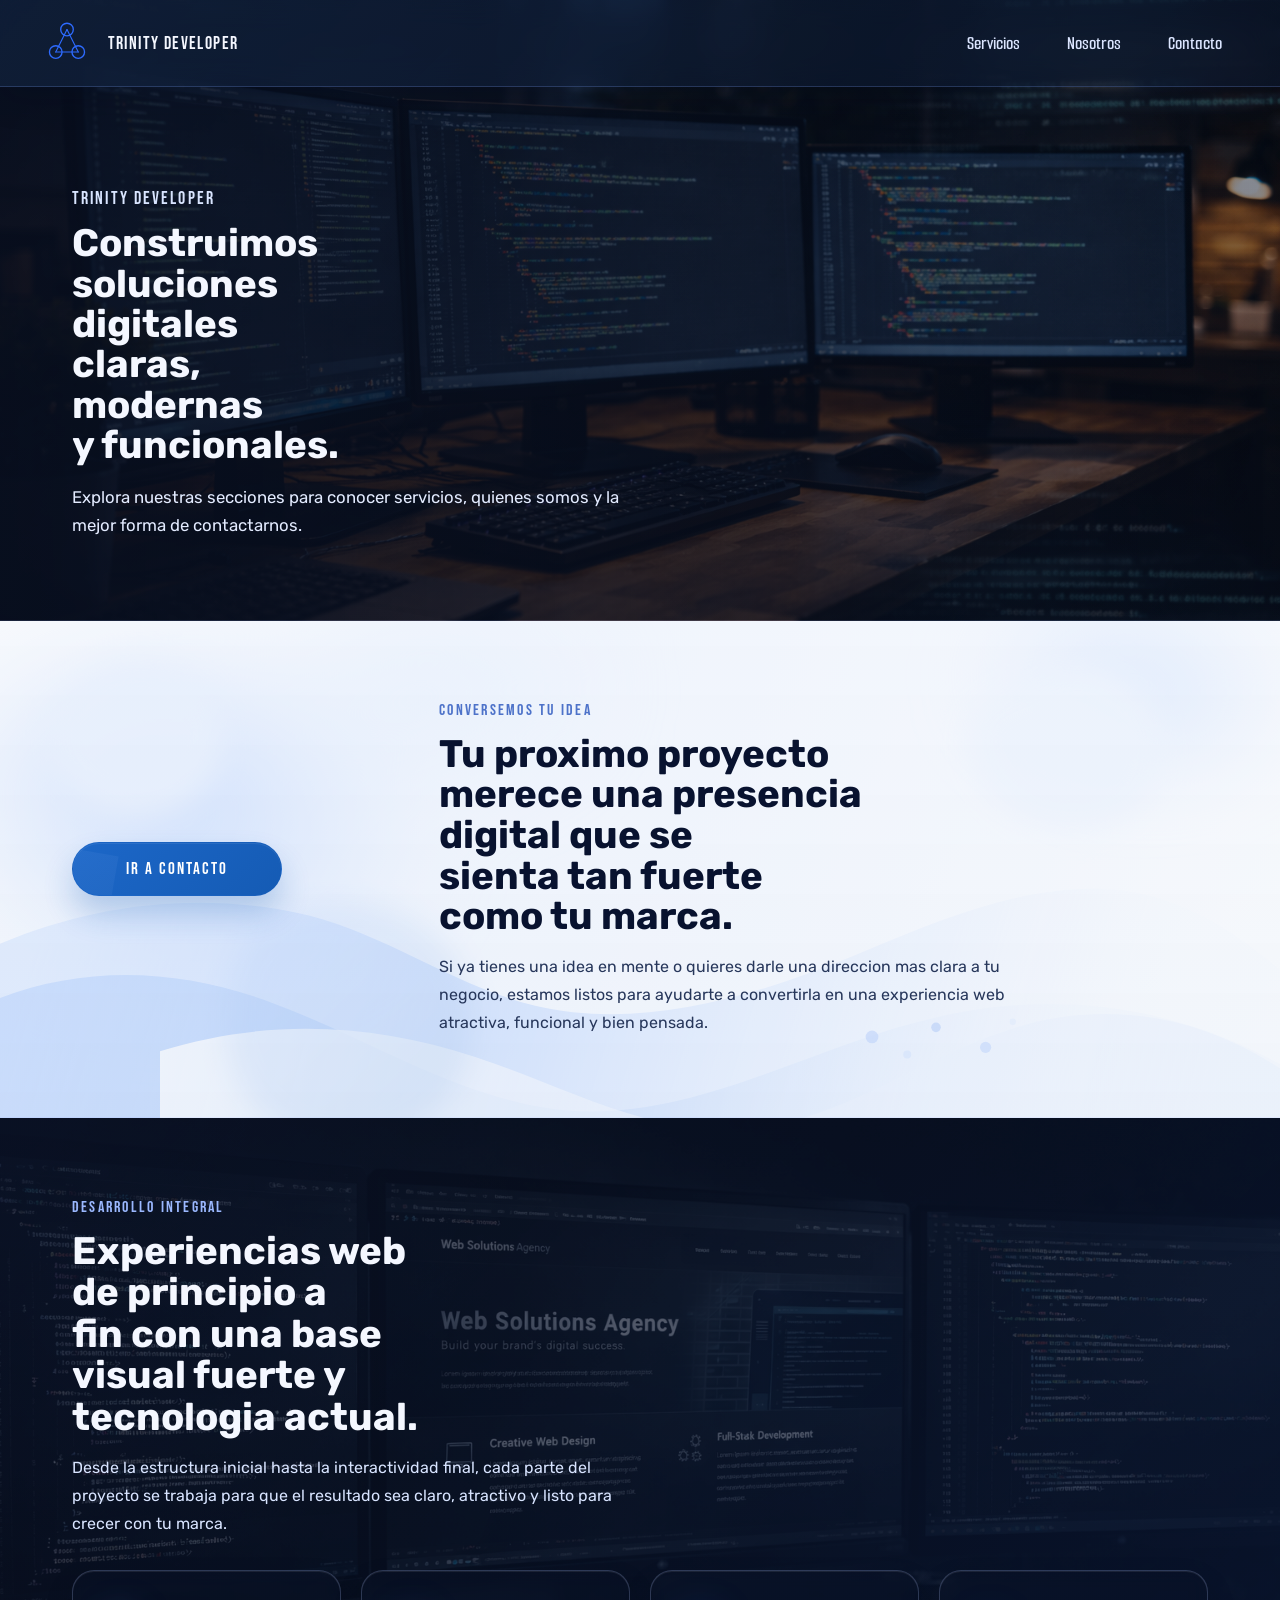
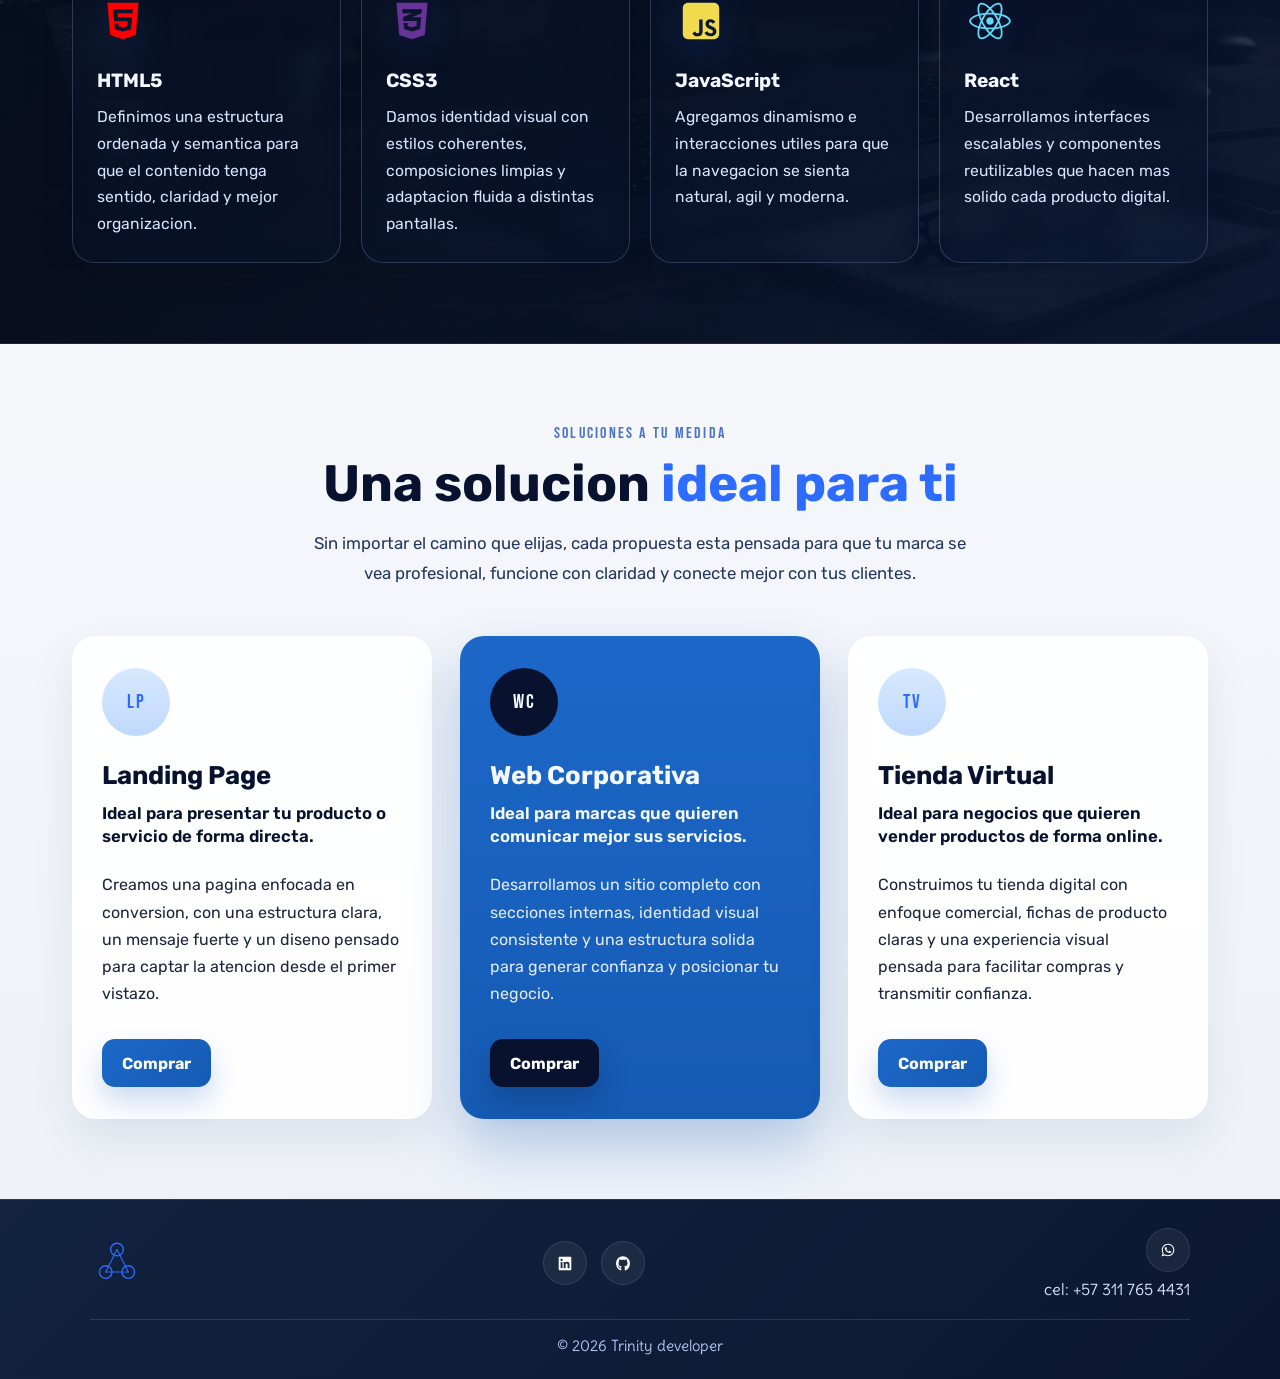
<file: index.html>
<!DOCTYPE html>
<html lang="en">
<head>
    <meta charset="UTF-8">
    <meta name="viewport" content="width=device-width, initial-scale=1.0">
    <title>Trinity Developer</title>
    <link rel="stylesheet" href="css/style.css">
    <link rel="stylesheet" href="css/index.css">
</head>
<body>
    <header class="mainHeader">
        <a class="brandLogo" href="index.html">
            <img class="brandLogoImage" src="images/logo.svg" alt="Trinity Developer">
            <span class="brandLogoText">Trinity developer</span>
        </a>
        <button class="menuToggle" type="button" aria-label="Abrir menu de navegacion" aria-expanded="false" aria-controls="main-nav" data-menu-toggle="main-nav">
            <span class="menuToggleBar" aria-hidden="true"></span>
            <span class="menuToggleBar" aria-hidden="true"></span>
            <span class="menuToggleBar" aria-hidden="true"></span>
        </button>
        <nav class="headerNav" id="main-nav">
            <ul class="navList">
                <li class="navItem"><a class="navLink" href="servicios.html">Servicios</a></li>
                <li class="navItem"><a class="navLink" href="nosotros.html">Nosotros</a></li>
                <li class="navItem"><a class="navLink" href="contacto.html">Contacto</a></li>
            </ul>
        </nav>
    </header>
    <main class="pageMain">
        <section class="pageHero indexHero">
            <p class="pageEyebrow">Trinity Developer</p>
            <h1 class="pageTitle">Construimos soluciones digitales claras, modernas y funcionales.</h1>
            <p class="pageDescription">Explora nuestras secciones para conocer servicios, quienes somos y la mejor forma de contactarnos.</p>
        </section>
        <!-- Seccion intermedia con llamada a la accion hacia contacto -->
        <section class="pageHero contactHighlightSection">
            <a class="contactHighlightLink" href="contacto.html">
                <span class="contactHighlightLinkText">Ir a contacto</span>
                <span class="contactHighlightLinkGlow" aria-hidden="true"></span>
            </a>
            <div class="contactHighlightContent">
                <p class="contactHighlightEyebrow">Conversemos tu idea</p>
                <h2 class="contactHighlightTitle">Tu proximo proyecto merece una presencia digital que se sienta tan fuerte como tu marca.</h2>
                <p class="contactHighlightDescription">Si ya tienes una idea en mente o quieres darle una direccion mas clara a tu negocio, estamos listos para ayudarte a convertirla en una experiencia web atractiva, funcional y bien pensada.</p>
            </div>
        </section>
        <section class="pageHero stackSection">
            <div class="stackIntro">
                <p class="stackEyebrow">Desarrollo Integral</p>
                <h2 class="stackTitle">Experiencias web de principio a fin con una base visual fuerte y tecnologia actual.</h2>
                <p class="stackDescription">Desde la estructura inicial hasta la interactividad final, cada parte del proyecto se trabaja para que el resultado sea claro, atractivo y listo para crecer con tu marca.</p>
            </div>
            <div class="stackGrid">
                <article class="stackCard">
                    <img class="stackIcon" src="images/iconos main/html5-brands-solid-full.svg" alt="HTML5">
                    <h3 class="stackCardTitle">HTML5</h3>
                    <p class="stackCardText">Definimos una estructura ordenada y semantica para que el contenido tenga sentido, claridad y mejor organizacion.</p>
                </article>
                <article class="stackCard">
                    <img class="stackIcon" src="images/iconos main/css3-alt-brands-solid-full.svg" alt="CSS3">
                    <h3 class="stackCardTitle">CSS3</h3>
                    <p class="stackCardText">Damos identidad visual con estilos coherentes, composiciones limpias y adaptacion fluida a distintas pantallas.</p>
                </article>
                <article class="stackCard">
                    <img class="stackIcon" src="images/iconos main/square-js-brands-solid-full.svg" alt="JavaScript">
                    <h3 class="stackCardTitle">JavaScript</h3>
                    <p class="stackCardText">Agregamos dinamismo e interacciones utiles para que la navegacion se sienta natural, agil y moderna.</p>
                </article>
                <article class="stackCard">
                    <img class="stackIcon" src="images/iconos main/react-brands-solid-full.svg" alt="React">
                    <h3 class="stackCardTitle">React</h3>
                    <p class="stackCardText">Desarrollamos interfaces escalables y componentes reutilizables que hacen mas solido cada producto digital.</p>
                </article>
            </div>
        </section>
        <section class="pageHero plansSection">
            <div class="plansIntro">
                <p class="plansEyebrow">Soluciones a tu medida</p>
                <h2 class="plansTitle">Una solucion <span class="plansTitleAccent">ideal para ti</span></h2>
                <p class="plansDescription">Sin importar el camino que elijas, cada propuesta esta pensada para que tu marca se vea profesional, funcione con claridad y conecte mejor con tus clientes.</p>
            </div>
            <div class="plansGrid">
                <article class="planCard">
                    <div class="planIconBadge" aria-hidden="true">LP</div>
                    <h3 class="planCardTitle">Landing Page</h3>
                    <p class="planCardLead">Ideal para presentar tu producto o servicio de forma directa.</p>
                    <p class="planCardText">Creamos una pagina enfocada en conversion, con una estructura clara, un mensaje fuerte y un diseno pensado para captar la atencion desde el primer vistazo.</p>
                    <a class="planCardLink" href="servicios.html#landing-page">Comprar</a>
                </article>
                <article class="planCard planCardFeatured">
                    <div class="planIconBadge planIconBadgeFeatured" aria-hidden="true">WC</div>
                    <h3 class="planCardTitle">Web Corporativa</h3>
                    <p class="planCardLead">Ideal para marcas que quieren comunicar mejor sus servicios.</p>
                    <p class="planCardText">Desarrollamos un sitio completo con secciones internas, identidad visual consistente y una estructura solida para generar confianza y posicionar tu negocio.</p>
                    <a class="planCardLink planCardLinkFeatured" href="servicios.html#web-corporativa">Comprar</a>
                </article>
                <article class="planCard">
                    <div class="planIconBadge" aria-hidden="true">TV</div>
                    <h3 class="planCardTitle">Tienda Virtual</h3>
                    <p class="planCardLead">Ideal para negocios que quieren vender productos de forma online.</p>
                    <p class="planCardText">Construimos tu tienda digital con enfoque comercial, fichas de producto claras y una experiencia visual pensada para facilitar compras y transmitir confianza.</p>
                    <a class="planCardLink" href="servicios.html#tienda-virtual">Comprar</a>
                </article>
            </div>
        </section>
    </main>
    <footer class="mainFooter">
        <div class="footerContent">
        <a class="footerBrand" href="index.html"><img class="footerBrandImage" src="images/logo.svg" alt="Trinity Developer"></a>
        <div class="footerSocials">
            <ul class="footerList">
                <li><a class="footerIconLink" href=""><img class="footerIconImage" src="images/linkedin-brands-solid-full (1).svg" alt="linkedin"></a></li>
                <li><a class="footerIconLink" href=""><img class="footerIconImage" src="images/github-brands-solid-full.svg" alt="github"></a></li>
            </ul>
        </div>
        <div class="footerContact">
            <ul class="footerList footerContactList">
                <li><a class="footerWhatsappLink" href=""><img class="footerWhatsappIcon" src="images/whatsapp-brands-solid-full.svg" alt="whatsapp"></a></li>
                <li class="footerPhone">cel: +57 311 765 4431</li>
            </ul>
        </div>
        </div>
        <div class="footerCopy">
            <p>&copy; 2026 Trinity developer</p>
        </div>
    </footer>
    <script src="js/menu.js"></script>
</body>
</html>
</file>
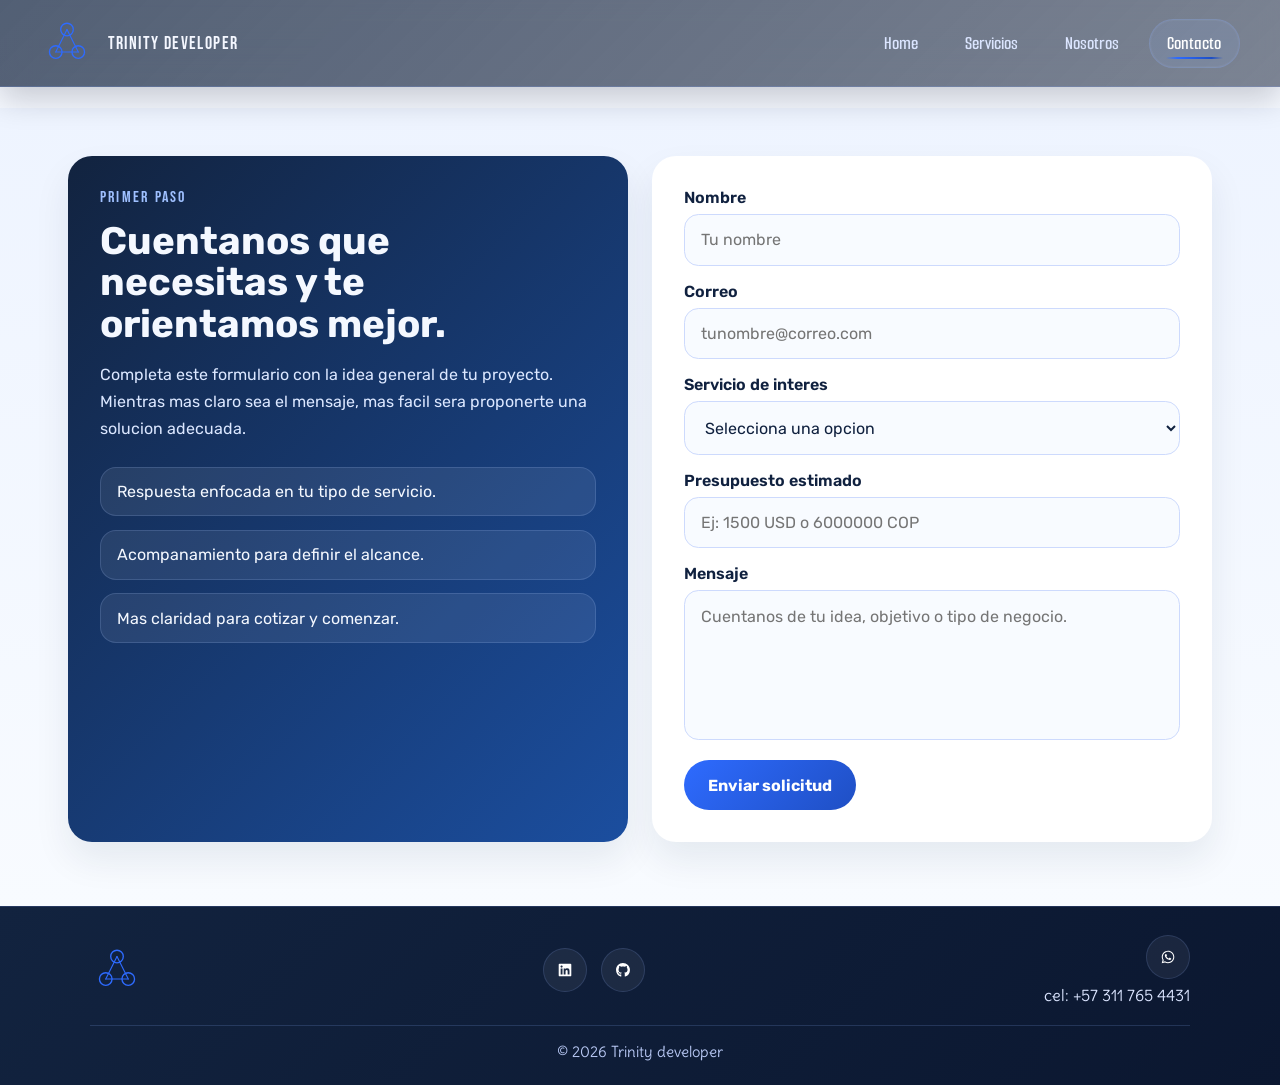
<file: contacto.html>
<!DOCTYPE html>
<html lang="en">
<head>
    <meta charset="UTF-8">
    <meta name="viewport" content="width=device-width, initial-scale=1.0">
    <title>Contacto | Trinity Developer</title>
    <link rel="stylesheet" href="css/style.css">
    <link rel="stylesheet" href="css/contacto.css">
</head>
<body>
    <header class="mainHeader">
        <a class="brandLogo" href="index.html">
            <img class="brandLogoImage" src="images/logo.svg" alt="Trinity Developer">
            <span class="brandLogoText">Trinity developer</span>
        </a>
        <button class="menuToggle" type="button" aria-label="Abrir menu de navegacion" aria-expanded="false" aria-controls="main-nav" data-menu-toggle="main-nav">
            <span class="menuToggleBar" aria-hidden="true"></span>
            <span class="menuToggleBar" aria-hidden="true"></span>
            <span class="menuToggleBar" aria-hidden="true"></span>
        </button>
        <nav class="headerNav" id="main-nav">
            <ul class="navList">
                <li class="navItem"><a class="navLink" href="index.html">Home</a></li>
                <li class="navItem"><a class="navLink" href="servicios.html">Servicios</a></li>
                <li class="navItem"><a class="navLink" href="nosotros.html">Nosotros</a></li>
                <li class="navItem"><a class="navLink navLinkActive" href="contacto.html" aria-current="page">Contacto</a></li>
            </ul>
        </nav>
    </header>
    <main class="pageMain">
        <section class="contactSection">
            <div class="contactInfoCard">
                <p class="contactInfoEyebrow">Primer paso</p>
                <h2 class="contactInfoTitle">Cuentanos que necesitas y te orientamos mejor.</h2>
                <p class="contactInfoText">Completa este formulario con la idea general de tu proyecto. Mientras mas claro sea el mensaje, mas facil sera proponerte una solucion adecuada.</p>
                <div class="contactInfoList">
                    <p class="contactInfoItem">Respuesta enfocada en tu tipo de servicio.</p>
                    <p class="contactInfoItem">Acompanamiento para definir el alcance.</p>
                    <p class="contactInfoItem">Mas claridad para cotizar y comenzar.</p>
                </div>
            </div>
            <form class="contactForm">
                <div class="formRow">
                    <label class="formLabel" for="nombre">Nombre</label>
                    <input class="formInput" type="text" id="nombre" name="nombre" placeholder="Tu nombre">
                </div>
                <div class="formRow">
                    <label class="formLabel" for="correo">Correo</label>
                    <input class="formInput" type="email" id="correo" name="correo" placeholder="tunombre@correo.com">
                </div>
                <div class="formRow">
                    <label class="formLabel" for="servicio">Servicio de interes</label>
                    <select class="formInput" id="servicio" name="servicio">
                        <option value="">Selecciona una opcion</option>
                        <option value="landing-page">Landing Page</option>
                        <option value="web-corporativa">Web Corporativa</option>
                        <option value="tienda-virtual">Tienda Virtual</option>
                    </select>
                </div>
                <div class="formRow">
                    <label class="formLabel" for="presupuesto">Presupuesto estimado</label>
                    <input class="formInput" type="text" id="presupuesto" name="presupuesto" placeholder="Ej: 1500 USD o 6000000 COP">
                </div>
                <div class="formRow formRowFull">
                    <label class="formLabel" for="mensaje">Mensaje</label>
                    <textarea class="formInput formTextarea" id="mensaje" name="mensaje" placeholder="Cuentanos de tu idea, objetivo o tipo de negocio."></textarea>
                </div>
                <button class="formButton" type="submit">Enviar solicitud</button>
            </form>
        </section>
    </main>
    <footer class="mainFooter">
        <div class="footerContent">
        <a class="footerBrand" href="index.html"><img class="footerBrandImage" src="images/logo.svg" alt="Trinity Developer"></a>
        <div class="footerSocials">
            <ul class="footerList">
                <li><a class="footerIconLink" href=""><img class="footerIconImage" src="images/linkedin-brands-solid-full (1).svg" alt="linkedin"></a></li>
                <li><a class="footerIconLink" href=""><img class="footerIconImage" src="images/github-brands-solid-full.svg" alt="github"></a></li>
            </ul>
        </div>
        <div class="footerContact">
            <ul class="footerList footerContactList">
                <li><a class="footerWhatsappLink" href=""><img class="footerWhatsappIcon" src="images/whatsapp-brands-solid-full.svg" alt="whatsapp"></a></li>
                <li class="footerPhone">cel: +57 311 765 4431</li>
            </ul>
        </div>
        </div>
        <div class="footerCopy">
            <p>&copy; 2026 Trinity developer</p>
        </div>
    </footer>
    <script src="js/menu.js"></script>
</body>
</html>
</file>
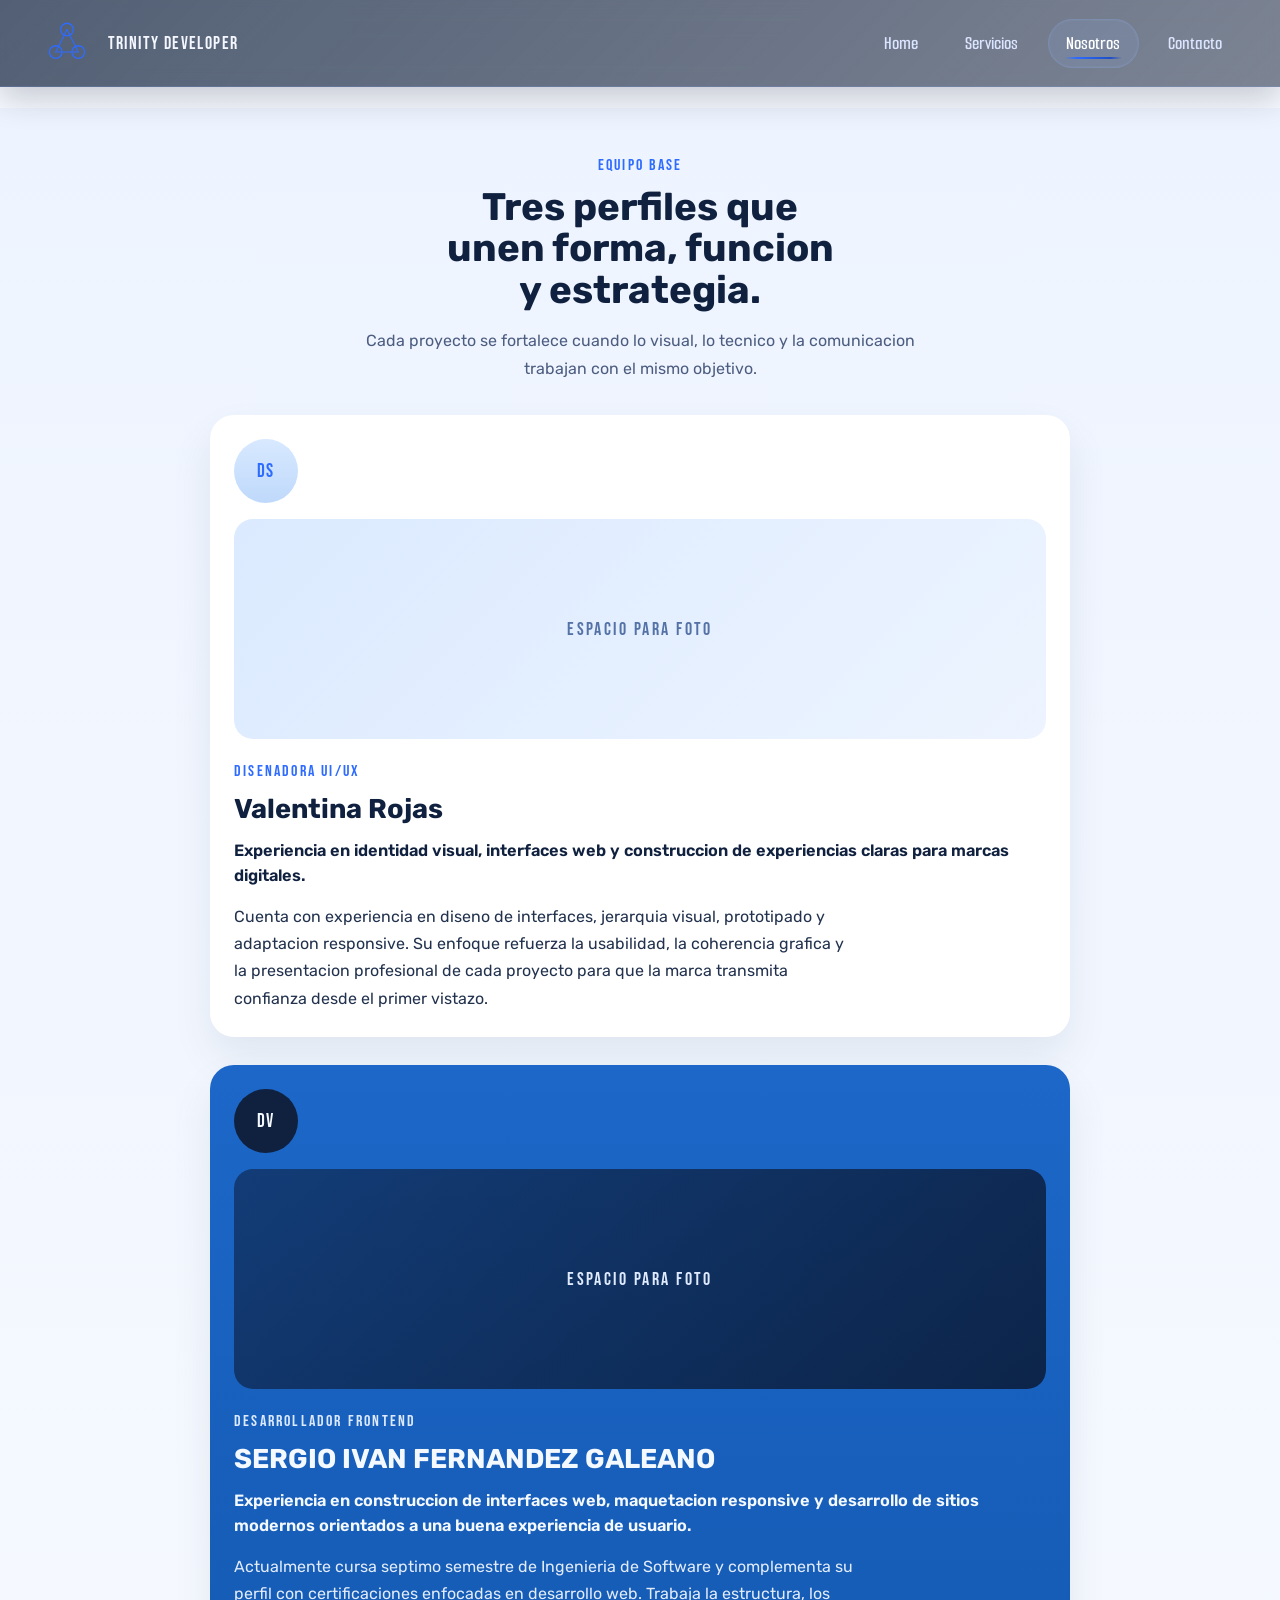
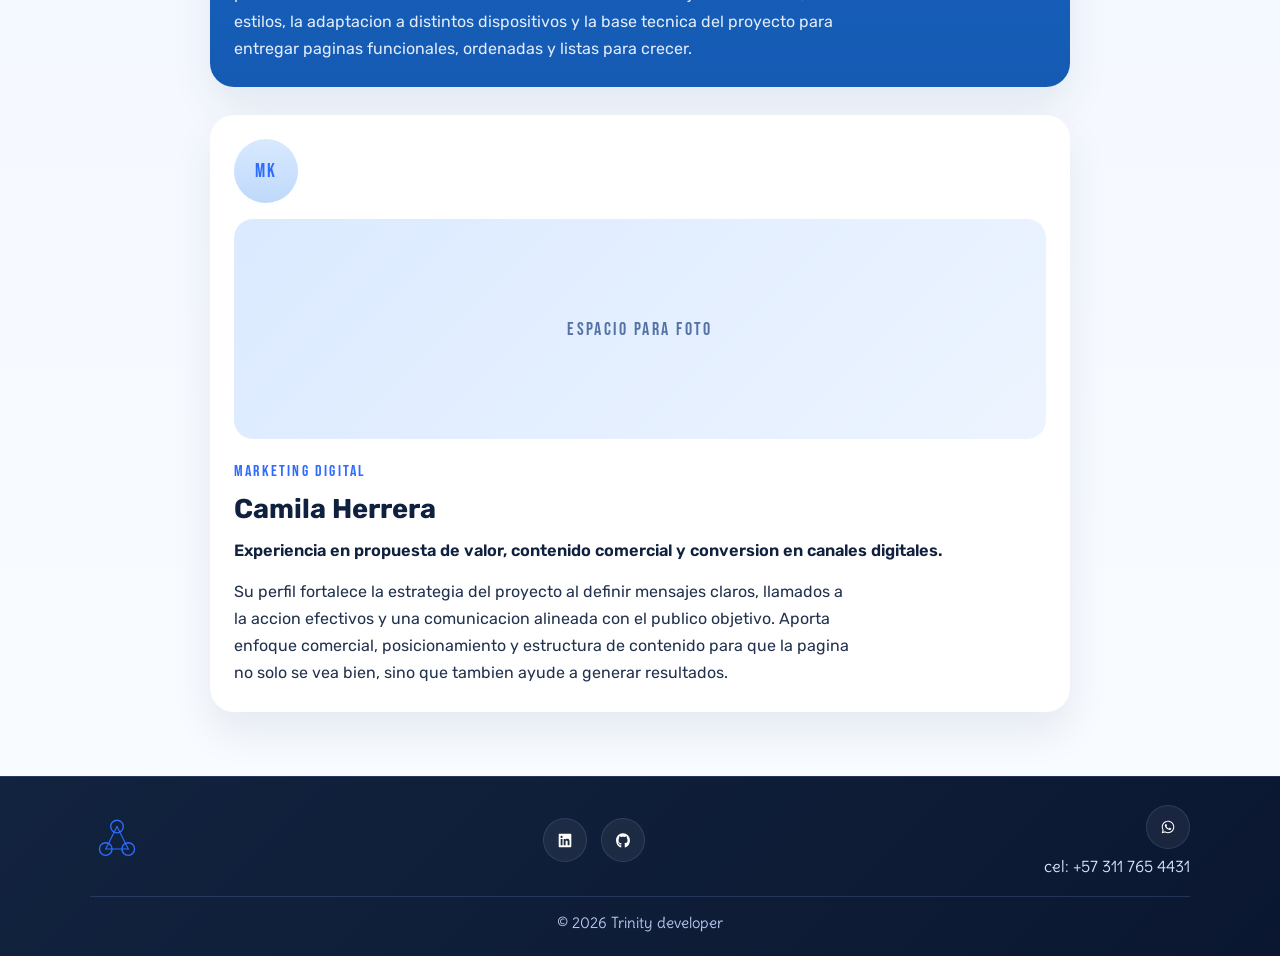
<file: nosotros.html>
<!DOCTYPE html>
<html lang="en">
<head>
    <meta charset="UTF-8">
    <meta name="viewport" content="width=device-width, initial-scale=1.0">
    <title>Nosotros | Trinity Developer</title>
    <link rel="stylesheet" href="css/style.css">
    <link rel="stylesheet" href="css/nosotros.css">
</head>
<body>
    <header class="mainHeader">
        <a class="brandLogo" href="index.html">
            <img class="brandLogoImage" src="images/logo.svg" alt="Trinity Developer">
            <span class="brandLogoText">Trinity developer</span>
        </a>
        <button class="menuToggle" type="button" aria-label="Abrir menu de navegacion" aria-expanded="false" aria-controls="main-nav" data-menu-toggle="main-nav">
            <span class="menuToggleBar" aria-hidden="true"></span>
            <span class="menuToggleBar" aria-hidden="true"></span>
            <span class="menuToggleBar" aria-hidden="true"></span>
        </button>
        <nav class="headerNav" id="main-nav">
            <ul class="navList">
                <li class="navItem"><a class="navLink" href="index.html">Home</a></li>
                <li class="navItem"><a class="navLink" href="servicios.html">Servicios</a></li>
                <li class="navItem"><a class="navLink navLinkActive" href="nosotros.html" aria-current="page">Nosotros</a></li>
                <li class="navItem"><a class="navLink" href="contacto.html">Contacto</a></li>
            </ul>
        </nav>
    </header>
    <main class="pageMain">
        <section class="teamSection">
            <div class="teamIntro">
                <p class="teamEyebrow">Equipo base</p>
                <h2 class="teamTitle">Tres perfiles que unen forma, funcion y estrategia.</h2>
                <p class="teamDescription">Cada proyecto se fortalece cuando lo visual, lo tecnico y la comunicacion trabajan con el mismo objetivo.</p>
            </div>
            <div class="teamList">
                <article class="teamCard">
                    <div class="teamCardMedia">
                        <div class="teamBadge" aria-hidden="true">DS</div>
                        <div class="teamPhotoPlaceholder">Espacio para foto</div>
                    </div>
                    <div class="teamCardBody">
                        <p class="teamRoleLabel">Disenadora UI/UX</p>
                        <h3 class="teamRole">Valentina Rojas</h3>
                        <p class="teamLead">Experiencia en identidad visual, interfaces web y construccion de experiencias claras para marcas digitales.</p>
                        <p class="teamText">Cuenta con experiencia en diseno de interfaces, jerarquia visual, prototipado y adaptacion responsive. Su enfoque refuerza la usabilidad, la coherencia grafica y la presentacion profesional de cada proyecto para que la marca transmita confianza desde el primer vistazo.</p>
                    </div>
                </article>
                <article class="teamCard teamCardFeatured">
                    <div class="teamCardMedia teamCardMediaFeatured">
                        <div class="teamBadge teamBadgeFeatured" aria-hidden="true">DV</div>
                        <div class="teamPhotoPlaceholder teamPhotoPlaceholderFeatured">Espacio para foto</div>
                    </div>
                    <div class="teamCardBody">
                        <p class="teamRoleLabel teamRoleLabelFeatured">Desarrollador Frontend</p>
                        <h3 class="teamRole">SERGIO IVAN FERNANDEZ GALEANO</h3>
                        <p class="teamLead">Experiencia en construccion de interfaces web, maquetacion responsive y desarrollo de sitios modernos orientados a una buena experiencia de usuario.</p>
                        <p class="teamText">Actualmente cursa septimo semestre de Ingenieria de Software y complementa su perfil con certificaciones enfocadas en desarrollo web. Trabaja la estructura, los estilos, la adaptacion a distintos dispositivos y la base tecnica del proyecto para entregar paginas funcionales, ordenadas y listas para crecer.</p>
                    </div>
                </article>
                <article class="teamCard">
                    <div class="teamCardMedia">
                        <div class="teamBadge" aria-hidden="true">MK</div>
                        <div class="teamPhotoPlaceholder">Espacio para foto</div>
                    </div>
                    <div class="teamCardBody">
                        <p class="teamRoleLabel">Marketing Digital</p>
                        <h3 class="teamRole">Camila Herrera</h3>
                        <p class="teamLead">Experiencia en propuesta de valor, contenido comercial y conversion en canales digitales.</p>
                        <p class="teamText">Su perfil fortalece la estrategia del proyecto al definir mensajes claros, llamados a la accion efectivos y una comunicacion alineada con el publico objetivo. Aporta enfoque comercial, posicionamiento y estructura de contenido para que la pagina no solo se vea bien, sino que tambien ayude a generar resultados.</p>
                    </div>
                </article>
            </div>
        </section>
    </main>
    <footer class="mainFooter">
        <div class="footerContent">
        <a class="footerBrand" href="index.html"><img class="footerBrandImage" src="images/logo.svg" alt="Trinity Developer"></a>
        <div class="footerSocials">
            <ul class="footerList">
                <li><a class="footerIconLink" href=""><img class="footerIconImage" src="images/linkedin-brands-solid-full (1).svg" alt="linkedin"></a></li>
                <li><a class="footerIconLink" href=""><img class="footerIconImage" src="images/github-brands-solid-full.svg" alt="github"></a></li>
            </ul>
        </div>
        <div class="footerContact">
            <ul class="footerList footerContactList">
                <li><a class="footerWhatsappLink" href=""><img class="footerWhatsappIcon" src="images/whatsapp-brands-solid-full.svg" alt="whatsapp"></a></li>
                <li class="footerPhone">cel: +57 311 765 4431</li>
            </ul>
        </div>
        </div>
        <div class="footerCopy">
            <p>&copy; 2026 Trinity developer</p>
        </div>
    </footer>
    <script src="js/menu.js"></script>
</body>
</html>
</file>
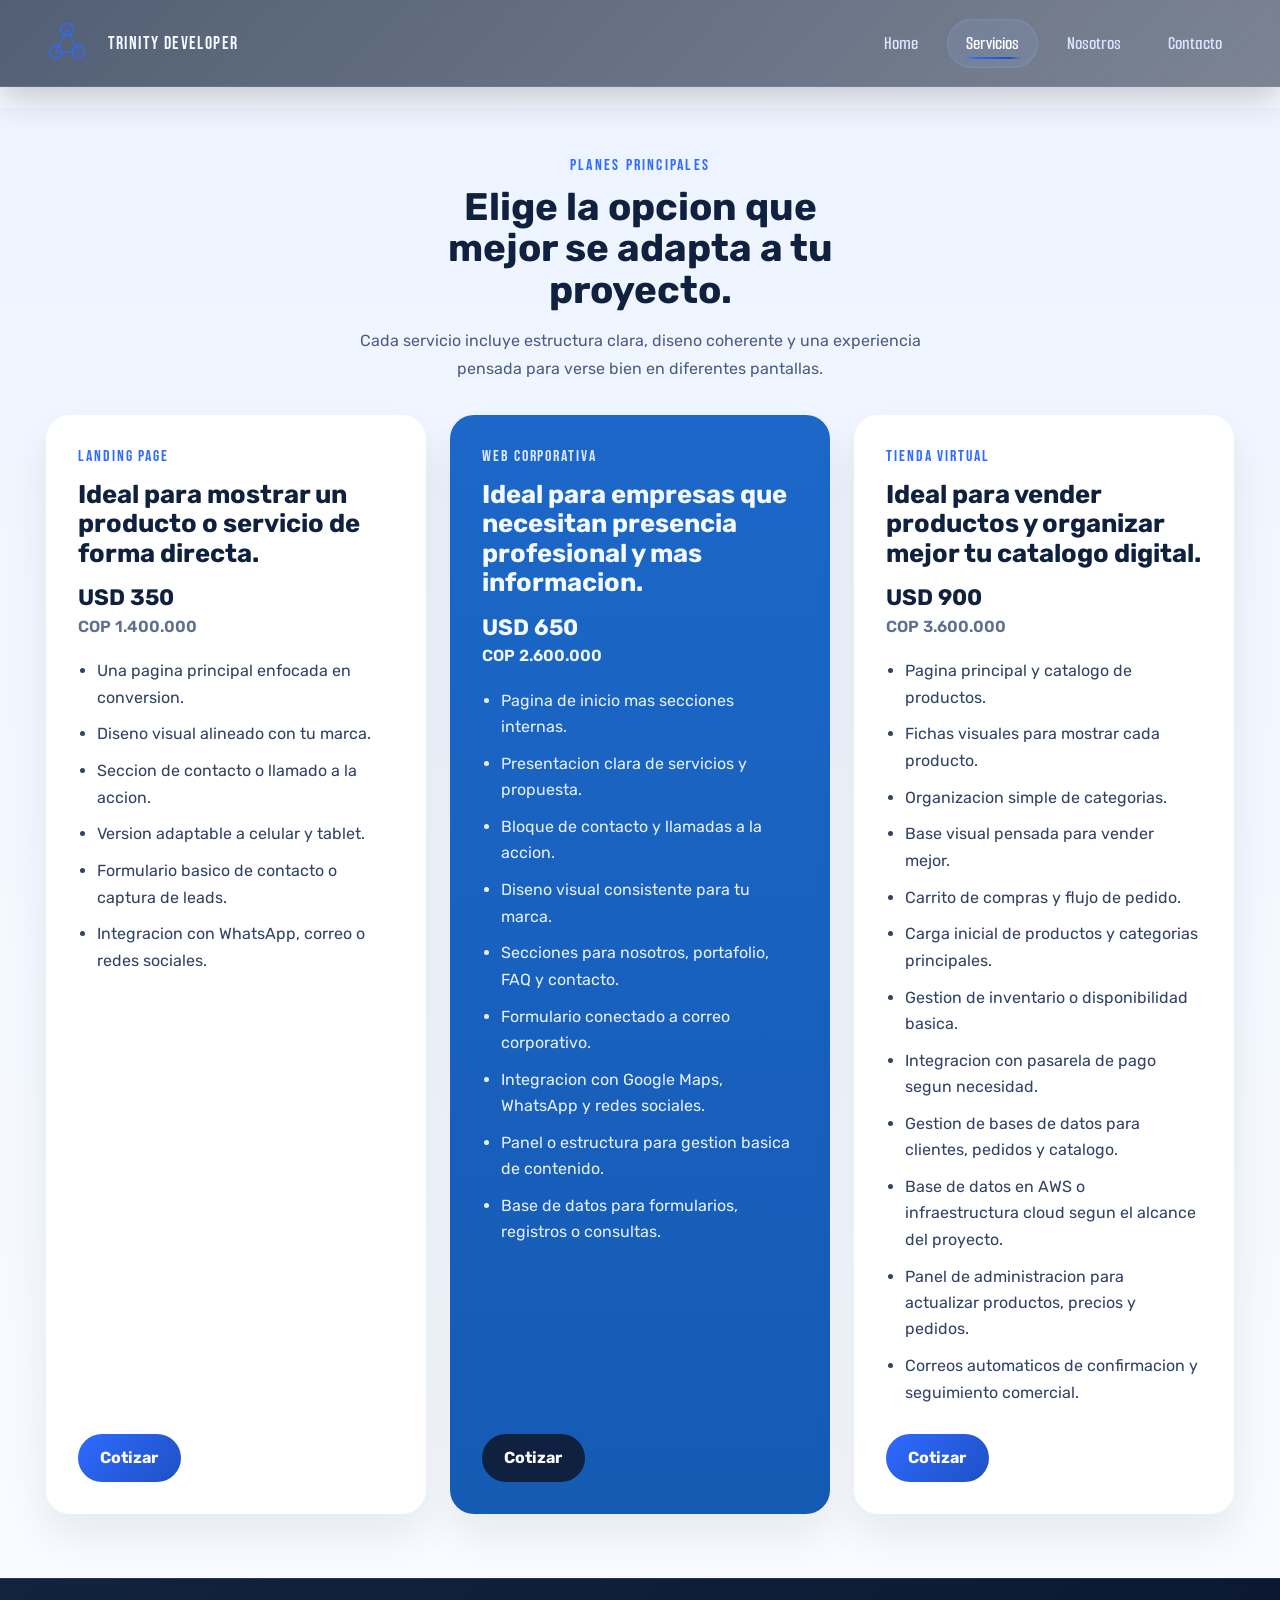
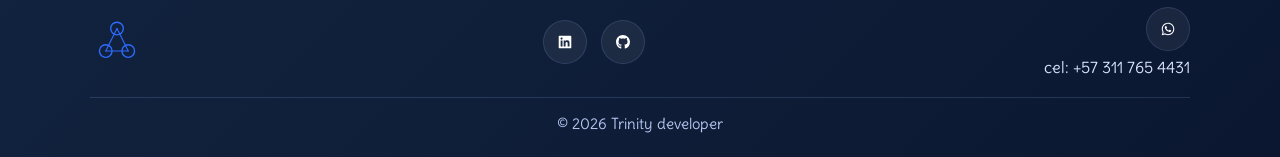
<file: servicios.html>
<!DOCTYPE html>
<html lang="en">
<head>
    <meta charset="UTF-8">
    <meta name="viewport" content="width=device-width, initial-scale=1.0">
    <title>Servicios | Trinity Developer</title>
    <link rel="stylesheet" href="css/style.css">
    <link rel="stylesheet" href="css/servicios.css">
</head>
<body>
    <header class="mainHeader">
        <a class="brandLogo" href="index.html">
            <img class="brandLogoImage" src="images/logo.svg" alt="Trinity Developer">
            <span class="brandLogoText">Trinity developer</span>
        </a>
        <button class="menuToggle" type="button" aria-label="Abrir menu de navegacion" aria-expanded="false" aria-controls="main-nav" data-menu-toggle="main-nav">
            <span class="menuToggleBar" aria-hidden="true"></span>
            <span class="menuToggleBar" aria-hidden="true"></span>
            <span class="menuToggleBar" aria-hidden="true"></span>
        </button>
        <nav class="headerNav" id="main-nav">
            <ul class="navList">
                <li class="navItem"><a class="navLink" href="index.html">Home</a></li>
                <li class="navItem"><a class="navLink navLinkActive" href="servicios.html" aria-current="page">Servicios</a></li>
                <li class="navItem"><a class="navLink" href="nosotros.html">Nosotros</a></li>
                <li class="navItem"><a class="navLink" href="contacto.html">Contacto</a></li>
            </ul>
        </nav>
    </header>
    <main class="pageMain">
        <section class="servicesSection">
            <div class="servicesIntro">
                <p class="servicesEyebrow">Planes principales</p>
                <h2 class="servicesTitle">Elige la opcion que mejor se adapta a tu proyecto.</h2>
                <p class="servicesDescription">Cada servicio incluye estructura clara, diseno coherente y una experiencia pensada para verse bien en diferentes pantallas.</p>
            </div>
            <div class="servicesList">
                <article class="serviceCard" id="landing-page">
                    <p class="serviceTag">Landing Page</p>
                    <h3 class="serviceName">Ideal para mostrar un producto o servicio de forma directa.</h3>
                    <div class="servicePrices">
                        <p class="servicePrice">USD 350</p>
                        <p class="servicePriceAlt">COP 1.400.000</p>
                    </div>
                    <ul class="serviceFeatures">
                        <li class="serviceFeature">Una pagina principal enfocada en conversion.</li>
                        <li class="serviceFeature">Diseno visual alineado con tu marca.</li>
                        <li class="serviceFeature">Seccion de contacto o llamado a la accion.</li>
                        <li class="serviceFeature">Version adaptable a celular y tablet.</li>
                        <li class="serviceFeature">Formulario basico de contacto o captura de leads.</li>
                        <li class="serviceFeature">Integracion con WhatsApp, correo o redes sociales.</li>
                    </ul>
                    <a class="serviceButton" href="contacto.html">Cotizar</a>
                </article>
                <article class="serviceCard serviceCardFeatured" id="web-corporativa">
                    <p class="serviceTag">Web Corporativa</p>
                    <h3 class="serviceName">Ideal para empresas que necesitan presencia profesional y mas informacion.</h3>
                    <div class="servicePrices">
                        <p class="servicePrice">USD 650</p>
                        <p class="servicePriceAlt">COP 2.600.000</p>
                    </div>
                    <ul class="serviceFeatures">
                        <li class="serviceFeature">Pagina de inicio mas secciones internas.</li>
                        <li class="serviceFeature">Presentacion clara de servicios y propuesta.</li>
                        <li class="serviceFeature">Bloque de contacto y llamadas a la accion.</li>
                        <li class="serviceFeature">Diseno visual consistente para tu marca.</li>
                        <li class="serviceFeature">Secciones para nosotros, portafolio, FAQ y contacto.</li>
                        <li class="serviceFeature">Formulario conectado a correo corporativo.</li>
                        <li class="serviceFeature">Integracion con Google Maps, WhatsApp y redes sociales.</li>
                        <li class="serviceFeature">Panel o estructura para gestion basica de contenido.</li>
                        <li class="serviceFeature">Base de datos para formularios, registros o consultas.</li>
                    </ul>
                    <a class="serviceButton serviceButtonFeatured" href="contacto.html">Cotizar</a>
                </article>
                <article class="serviceCard" id="tienda-virtual">
                    <p class="serviceTag">Tienda Virtual</p>
                    <h3 class="serviceName">Ideal para vender productos y organizar mejor tu catalogo digital.</h3>
                    <div class="servicePrices">
                        <p class="servicePrice">USD 900</p>
                        <p class="servicePriceAlt">COP 3.600.000</p>
                    </div>
                    <ul class="serviceFeatures">
                        <li class="serviceFeature">Pagina principal y catalogo de productos.</li>
                        <li class="serviceFeature">Fichas visuales para mostrar cada producto.</li>
                        <li class="serviceFeature">Organizacion simple de categorias.</li>
                        <li class="serviceFeature">Base visual pensada para vender mejor.</li>
                        <li class="serviceFeature">Carrito de compras y flujo de pedido.</li>
                        <li class="serviceFeature">Carga inicial de productos y categorias principales.</li>
                        <li class="serviceFeature">Gestion de inventario o disponibilidad basica.</li>
                        <li class="serviceFeature">Integracion con pasarela de pago segun necesidad.</li>
                        <li class="serviceFeature">Gestion de bases de datos para clientes, pedidos y catalogo.</li>
                        <li class="serviceFeature">Base de datos en AWS o infraestructura cloud segun el alcance del proyecto.</li>
                        <li class="serviceFeature">Panel de administracion para actualizar productos, precios y pedidos.</li>
                        <li class="serviceFeature">Correos automaticos de confirmacion y seguimiento comercial.</li>
                    </ul>
                    <a class="serviceButton" href="contacto.html">Cotizar</a>
                </article>
            </div>
        </section>
    </main>
    <footer class="mainFooter">
        <div class="footerContent">
        <a class="footerBrand" href="index.html"><img class="footerBrandImage" src="images/logo.svg" alt="Trinity Developer"></a>
        <div class="footerSocials">
            <ul class="footerList">
                <li><a class="footerIconLink" href=""><img class="footerIconImage" src="images/linkedin-brands-solid-full (1).svg" alt="linkedin"></a></li>
                <li><a class="footerIconLink" href=""><img class="footerIconImage" src="images/github-brands-solid-full.svg" alt="github"></a></li>
            </ul>
        </div>
        <div class="footerContact">
            <ul class="footerList footerContactList">
                <li><a class="footerWhatsappLink" href=""><img class="footerWhatsappIcon" src="images/whatsapp-brands-solid-full.svg" alt="whatsapp"></a></li>
                <li class="footerPhone">cel: +57 311 765 4431</li>
            </ul>
        </div>
        </div>
        <div class="footerCopy">
            <p>&copy; 2026 Trinity developer</p>
        </div>
    </footer>
    <script src="js/menu.js"></script>
</body>
</html>
</file>
<file: css/style.css>
@font-face {
    font-family: "RubikCustom";
    src: url("../fonts/Rubik/Rubik-VariableFont_wght.ttf") format("truetype");
    font-weight: 300 900;
    font-style: normal;
}

@font-face {
    font-family: "RubikCustom";
    src: url("../fonts/Rubik/Rubik-Italic-VariableFont_wght.ttf") format("truetype");
    font-weight: 300 900;
    font-style: italic;
}

@font-face {
    font-family: "BebasNeueCustom";
    src: url("../fonts/Bebas_Neue/BebasNeue-Regular.ttf") format("truetype");
    font-weight: 400;
    font-style: normal;
}

@font-face {
    font-family: "DeliusCustom";
    src: url("../fonts/Delius/Delius-Regular.ttf") format("truetype");
    font-weight: 400;
    font-style: normal;
}

@font-face {
    font-family: "SmoochSansCustom";
    src: url("../fonts/Smooch_Sans/SmoochSans-VariableFont_wght.ttf") format("truetype");
    font-weight: 100 900;
    font-style: normal;
}

* {
    box-sizing: border-box;
    margin: 0;
    padding: 0;
}

:root {
    --brandBlue: #2e6bff;
    --brandBlueDark: #1f4fc4;
    --brandBlueSoft: #e9f0ff;
    --brandInk: #10213f;
    --brandSlate: #5f6f8f;
    --brandWhite: #ffffff;
    --brandBorder: #cddafd;
    --contentWidth: 1100px;
}

body {
    display: flex;
    flex-direction: column;
    min-height: 100vh;
    padding-top: 6.75rem;
    font-family: "RubikCustom", "Segoe UI", Tahoma, Geneva, Verdana, sans-serif;
    background: linear-gradient(180deg, #f7faff 0%, #eef4ff 100%);
    color: var(--brandInk);
}

.mainHeader {
    position: fixed;
    top: 0;
    left: 0;
    right: 0;
    z-index: 1000;
    display: flex;
    align-items: center;
    justify-content: space-between;
    gap: 2rem;
    width: 100%;
    margin: 0;
    /* Hace que el espacio lateral del header se adapte al ancho de la pantalla. */
    padding: 1rem clamp(1.25rem, 4vw, 2.5rem);
    background: linear-gradient(135deg, rgba(18, 35, 63, 0.72) 0%, rgba(11, 23, 48, 0.52) 100%);
    border-bottom: 1px solid rgba(133, 165, 255, 0.22);
    border-radius: 0;
    box-shadow: 0 12px 32px rgba(5, 12, 28, 0.2);
    backdrop-filter: blur(16px);
}

.brandLogo {
    display: inline-flex;
    align-items: center;
    gap: 0.85rem;
    color: #f4f7ff;
    text-decoration: none;
    transition: transform 0.2s ease, opacity 0.2s ease;
}

.brandLogoImage {
    width: 54px;
    height: 54px;
    object-fit: contain;
    flex-shrink: 0;
    transition: transform 0.25s ease, filter 0.25s ease;
}

.brandLogoText {
    font-family: "BebasNeueCustom", sans-serif;
    font-size: 1.1rem;
    font-weight: 400;
    letter-spacing: 0.08em;
    text-transform: capitalize;
    transition: color 0.25s ease, letter-spacing 0.25s ease;
}

.brandLogo:hover,
.brandLogo:focus-visible {
    opacity: 0.96;
}

.brandLogo:hover .brandLogoImage,
.brandLogo:focus-visible .brandLogoImage {
    transform: translateY(-1px) scale(1.04);
    filter: drop-shadow(0 6px 12px rgba(46, 107, 255, 0.16));
}

.brandLogo:hover .brandLogoText,
.brandLogo:focus-visible .brandLogoText {
    color: #8db0ff;
    letter-spacing: 0.1em;
}

.headerNav {
    display: flex;
    align-items: center;
}

.menuToggle {
    display: none;
    align-items: center;
    justify-content: center;
    flex-direction: column;
    gap: 0.35rem;
    min-width: 3rem;
    min-height: 3rem;
    padding: 0.7rem;
    border: 1px solid rgba(141, 176, 255, 0.25);
    border-radius: 0.9rem;
    background: rgba(255, 255, 255, 0.06);
    color: var(--brandWhite);
    cursor: pointer;
    transition: background-color 0.2s ease, border-color 0.2s ease, transform 0.2s ease;
}

.menuToggleBar {
    width: 1.35rem;
    height: 2px;
    border-radius: 999px;
    background-color: currentColor;
    transition: transform 0.25s ease, opacity 0.25s ease;
}

.menuToggle:hover,
.menuToggle:focus-visible {
    background: rgba(46, 107, 255, 0.18);
    border-color: rgba(141, 176, 255, 0.4);
    transform: translateY(-1px);
}

.menuToggle[aria-expanded="true"] .menuToggleBar:nth-child(1) {
    transform: translateY(0.45rem) rotate(45deg);
}

.menuToggle[aria-expanded="true"] .menuToggleBar:nth-child(2) {
    opacity: 0;
}

.menuToggle[aria-expanded="true"] .menuToggleBar:nth-child(3) {
    transform: translateY(-0.45rem) rotate(-45deg);
}

.navList {
    display: flex;
    align-items: center;
    gap: 0.75rem;
    list-style: none;
}

.navItem {
    display: flex;
}

.navLink {
    position: relative;
    display: inline-flex;
    align-items: center;
    justify-content: center;
    font-family: "SmoochSansCustom", "RubikCustom", sans-serif;
    font-size: 1.2rem;
    padding: 0.75rem 1.1rem;
    border-radius: 999px;
    color: #dbe5ff;
    font-weight: 600;
    text-decoration: none;
    overflow: hidden;
    transition: color 0.2s ease, transform 0.2s ease;
}

.mainFooter {
    font-family: "DeliusCustom", "RubikCustom", sans-serif;
}

.navLink::after {
    content: "";
    position: absolute;
    left: 1rem;
    right: 1rem;
    bottom: 0.45rem;
    height: 2px;
    background: linear-gradient(90deg, transparent 0%, var(--brandBlue) 20%, var(--brandBlueDark) 80%, transparent 100%);
    transform: scaleX(0);
    transform-origin: center;
    transition: transform 0.25s ease;
}

.navLink:hover,
.navLink:focus-visible {
    color: #ffffff;
    transform: translateY(-1px);
}

.navLink:hover::after,
.navLink:focus-visible::after {
    transform: scaleX(1);
}

.navLinkActive {
    color: #ffffff;
    background-color: rgba(141, 176, 255, 0.12);
    border: 1px solid rgba(141, 176, 255, 0.2);
    box-shadow: inset 0 0 0 1px rgba(255, 255, 255, 0.03);
}

.navLinkActive::after {
    transform: scaleX(1);
}

main {
    width: 100%;
    margin: 0;
    flex: 1;
    min-height: 60vh;
}

.mainFooter {
    width: 100%;
    margin: 0;
    /* Hace que el espacio lateral del footer se adapte al ancho de la pantalla. */
    padding: 1.75rem clamp(1.25rem, 4vw, 2.5rem) 1.5rem;
    background: linear-gradient(135deg, #12233f 0%, #0b1730 100%);
    border: none;
    border-top: 1px solid rgba(133, 165, 255, 0.18);
    border-radius: 0;
    box-shadow: none;
    color: #dbe5ff;
}

.mainFooter a {
    color: inherit;
    text-decoration: none;
}

.footerContent {
    width: min(var(--contentWidth), 100%);
    margin: 0 auto 1rem;
    display: flex;
    flex-wrap: wrap;
    justify-content: space-between;
    align-items: center;
    gap: 1.25rem;
    padding-bottom: 1.25rem;
    border-bottom: 1px solid rgba(141, 176, 255, 0.18);
}

.footerBrand {
    display: inline-flex;
    align-items: center;
    justify-self: start;
    min-height: 54px;
    font-family: "BebasNeueCustom", sans-serif;
    font-size: 1.15rem;
    letter-spacing: 0.08em;
    color: #f4f7ff;
}

.footerBrandImage {
    width: 54px;
    height: 54px;
    object-fit: contain;
}

.footerSocials,
.footerContact {
    display: flex;
    align-items: center;
    justify-content: center;
    min-width: 0;
}

.footerSocials {
    justify-self: center;
}

.footerContact {
    justify-self: end;
}

.footerList {
    display: flex;
    align-items: center;
    justify-content: center;
    gap: 0.85rem;
    list-style: none;
}

.footerList li {
    color: #dbe5ff;
}

.mainFooter img {
    display: block;
}

.footerIconLink,
.footerWhatsappLink {
    display: inline-flex;
    align-items: center;
    justify-content: center;
    width: 2.75rem;
    height: 2.75rem;
    background-color: rgba(255, 255, 255, 0.06);
    border: 1px solid rgba(141, 176, 255, 0.16);
    border-radius: 999px;
    transition: transform 0.2s ease, background-color 0.2s ease, border-color 0.2s ease;
}

.footerIconLink:hover,
.footerIconLink:focus-visible,
.footerWhatsappLink:hover,
.footerWhatsappLink:focus-visible {
    transform: translateY(-1px);
    background-color: rgba(46, 107, 255, 0.16);
    border-color: rgba(141, 176, 255, 0.34);
}

.footerIconImage,
.footerWhatsappIcon {
    width: 1.15rem;
    height: 1.15rem;
}

.footerSocials .footerList li {
    display: flex;
    align-items: center;
    justify-content: center;
}

.footerContactList {
    flex-direction: column;
    align-items: flex-end;
    gap: 0.4rem;
}

.footerPhone {
    color: #b8c8f4;
    text-align: right;
}

.footerCopy {
    display: flex;
    justify-content: center;
    width: min(var(--contentWidth), 100%);
    margin: 0 auto;
}

.footerCopy p {
    color: #b8c8f4;
    font-size: 0.95rem;
    text-align: center;
}

@media (max-width: 820px) {
    body {
        padding-top: 0;
    }

    .mainHeader {
        position: sticky;
        top: 0;
        flex-wrap: wrap;
        align-items: center;
        justify-content: space-between;
        padding: 1.25rem;
    }

    .brandLogo {
        justify-content: flex-start;
        flex: 1;
    }

    .menuToggle {
        display: inline-flex;
    }

    .headerNav {
        width: 100%;
        display: none;
        margin-top: 0.75rem;
    }

    .headerNav.headerNavOpen {
        display: flex;
        justify-content: center;
    }

    .navList {
        flex-direction: column;
        align-items: stretch;
        width: 100%;
        gap: 0.6rem;
        padding: 0.4rem 0 0;
    }

    .footerContent {
        flex-direction: column;
        align-items: center;
        text-align: center;
        gap: 1rem;
    }

    .footerBrand {
        display: none;
    }

    .footerSocials,
    .footerContact {
        justify-self: center;
    }

    .footerContactList {
        align-items: center;
    }

    .footerPhone {
        text-align: center;
    }
}

@media (min-width: 1440px) {
    :root {
        --contentWidth: 1320px;
    }

    .mainHeader {
        gap: 3rem;
        /* Da mas aire al header en pantallas grandes sin exagerar el espacio. */
        padding: 1.15rem clamp(2rem, 5vw, 3.5rem);
    }

    .brandLogoImage {
        width: 60px;
        height: 60px;
    }

    .brandLogoText {
        font-size: 1.25rem;
    }

    .navList {
        gap: 1rem;
    }

    .navLink {
        font-size: 1.3rem;
        padding: 0.8rem 1.25rem;
    }

    .mainFooter {
        padding: 1.75rem 2rem;
    }

    .footerContent {
        gap: 1.75rem;
    }

}

@media (max-width: 520px) {
    body {
        padding-top: 0;
    }

    .mainHeader {
        gap: 1.25rem;
    }

    .brandLogo {
        flex-direction: row;
        text-align: left;
    }

    .brandLogoText {
        font-size: 1rem;
    }

    .navList {
        gap: 0.5rem;
    }

    .navLink {
        width: 100%;
        padding: 0.7rem 0.95rem;
    }

    .mainFooter {
        padding: 1.25rem;
    }

    .footerList {
        flex-wrap: wrap;
        justify-content: center;
    }

}
</file>
<file: css/index.css>
.pageMain {
    display: flex;
    flex-direction: column;
    align-items: stretch;
    justify-content: center;
    gap: 0;
    padding: 0;
    margin-top: -6.75rem;
}

.pageHero {
    position: relative;
    width: 100%;
    /* Hace que el espacio interno de cada seccion se adapte al tamano de la pantalla. */
    padding: clamp(3rem, 7vw, 5rem) clamp(1.25rem, 6vw, 4.5rem);
    color: #dbe5ff;
    overflow: hidden;
}

.indexHero {
    display: flex;
    flex-direction: column;
    justify-content: flex-end;
    align-items: flex-start;
    min-height: 540px;
    /* Suma el alto del header para que el contenido no quede escondido debajo. */
    padding-top: calc(clamp(3rem, 7vw, 5rem) + 6.75rem);
    background:
        linear-gradient(90deg, rgba(8, 15, 32, 0.84) 0%, rgba(8, 15, 32, 0.66) 42%, rgba(8, 15, 32, 0.24) 100%),
        linear-gradient(180deg, rgba(8, 15, 32, 0.18) 0%, rgba(8, 15, 32, 0.52) 100%),
        url("../images/fondos main/fondo primera seccion.png") center/cover no-repeat;
    border-bottom: 1px solid rgba(133, 165, 255, 0.14);
}

.pageEyebrow,
.pageTitle,
.pageDescription {
    position: relative;
    z-index: 1;
}

.pageEyebrow {
    margin-bottom: 0.9rem;
    font-family: "BebasNeueCustom", sans-serif;
    font-size: 1.1rem;
    letter-spacing: 0.12em;
    color: #d9e5ff;
    text-align: left;
}

.pageTitle {
    max-width: 11ch;
    margin: 0 0 1.1rem;
    /* Hace que el titulo crezca o disminuya segun la pantalla. */
    font-size: clamp(2rem, 3vw, 3.4rem);
    line-height: 1.05;
    color: #f4f7ff;
    text-align: left;
    text-wrap: balance;
}

.pageDescription {
    max-width: 52ch;
    margin: 0;
    font-size: 1.05rem;
    line-height: 1.7;
    color: #e3ebff;
    text-align: left;
}

.stackSection {
    overflow: hidden;
    background:
        linear-gradient(135deg, rgba(8, 15, 32, 0.78) 0%, rgba(10, 20, 43, 0.7) 42%, rgba(10, 24, 54, 0.84) 100%),
        radial-gradient(circle at top left, rgba(76, 121, 255, 0.16) 0%, rgba(76, 121, 255, 0) 34%),
        url("../images/fondos main/fondo segunda seccion.png") center/cover no-repeat;
    border-bottom: 1px solid rgba(133, 165, 255, 0.14);
}

.contactHighlightSection {
    display: flex;
    flex-direction: row;
    align-items: center;
    justify-content: space-between;
    gap: 2.5rem;
    background:
        linear-gradient(180deg, rgba(245, 247, 251, 0.56) 0%, rgba(238, 242, 248, 0.6) 100%),
        url("../images/fondos main/contact-highlight-bg.svg") left center / cover no-repeat;
    border-bottom: 1px solid rgba(133, 165, 255, 0.14);
    color: var(--brandInk);
}

.contactHighlightContent {
    flex: 1 1 0;
    max-width: 820px;
    margin-left: auto;
    /* Separa el texto del boton y da mas aire en pantallas grandes. */
    padding-left: clamp(1rem, 4vw, 4rem);
}

.contactHighlightEyebrow {
    margin-bottom: 0.85rem;
    font-family: "BebasNeueCustom", sans-serif;
    font-size: 1rem;
    letter-spacing: 0.14em;
    color: #4d72c9;
}

.contactHighlightTitle {
    max-width: 17ch;
    margin: 0 0 1rem;
    /* Hace que el titulo cambie de tamano segun el ancho de la pantalla. */
    font-size: clamp(1.95rem, 3vw, 3.1rem);
    line-height: 1.06;
    color: #08122f;
    text-wrap: balance;
}

.contactHighlightDescription {
    max-width: 60ch;
    margin: 0;
    font-size: 1rem;
    line-height: 1.75;
    color: #27375b;
}

.contactHighlightLink {
    position: relative;
    isolation: isolate;
    display: inline-flex;
    align-items: center;
    justify-content: center;
    min-width: 210px;
    flex: 0 0 auto;
    padding: 1rem 1.8rem;
    border: 1px solid rgba(28, 103, 200, 0.18);
    border-radius: 999px;
    background: linear-gradient(135deg, #1c67c8 0%, #155bb4 100%);
    box-shadow: 0 18px 30px rgba(21, 91, 180, 0.24), inset 0 1px 0 rgba(255, 255, 255, 0.08);
    color: #ffffff;
    text-decoration: none;
    overflow: hidden;
    transition: transform 0.25s ease, box-shadow 0.25s ease, border-color 0.25s ease;
}

.contactHighlightLinkText {
    position: relative;
    z-index: 1;
    font-family: "BebasNeueCustom", sans-serif;
    font-size: 1.05rem;
    letter-spacing: 0.12em;
}

.contactHighlightLinkGlow {
    position: absolute;
    inset: -35%;
    z-index: 0;
    background:
        conic-gradient(from 180deg, rgba(255, 255, 255, 0) 0deg, rgba(173, 200, 255, 0.08) 90deg, rgba(255, 255, 255, 0.58) 160deg, rgba(173, 200, 255, 0.08) 230deg, rgba(255, 255, 255, 0) 360deg);
    transform: translateX(-68%) rotate(10deg);
    transition: transform 0.65s ease;
}

.contactHighlightLink:hover,
.contactHighlightLink:focus-visible {
    transform: translateY(-4px) scale(1.02);
    border-color: rgba(21, 91, 180, 0.32);
    box-shadow: 0 22px 38px rgba(21, 91, 180, 0.3), 0 0 0 1px rgba(255, 255, 255, 0.05) inset;
}

.contactHighlightLink:hover .contactHighlightLinkGlow,
.contactHighlightLink:focus-visible .contactHighlightLinkGlow {
    transform: translateX(68%) rotate(10deg);
}

.stackIntro {
    max-width: 760px;
    margin-bottom: 2rem;
}

.stackEyebrow {
    margin-bottom: 0.85rem;
    font-family: "BebasNeueCustom", sans-serif;
    font-size: 1rem;
    letter-spacing: 0.14em;
    color: #9bb8ff;
}

.stackTitle {
    max-width: 14ch;
    margin: 0 0 1rem;
    /* Hace que el titulo cambie de tamano segun el ancho de la pantalla. */
    font-size: clamp(1.9rem, 3vw, 3rem);
    line-height: 1.08;
    color: #f4f7ff;
    text-wrap: balance;
}

.stackDescription {
    max-width: 58ch;
    margin: 0;
    font-size: 1rem;
    line-height: 1.75;
    color: #d8e4ff;
}

.stackGrid {
    display: flex;
    flex-wrap: wrap;
    gap: 1.25rem;
}

.stackCard {
    /* Reparte cuatro tarjetas por fila dejando espacio entre ellas. */
    flex: 1 1 calc(25% - 1.25rem);
    min-height: 100%;
    padding: 1.5rem;
    background: linear-gradient(180deg, rgba(8, 17, 38, 0.48) 0%, rgba(11, 24, 52, 0.28) 100%);
    border: 1px solid rgba(180, 201, 255, 0.22);
    border-radius: 22px;
    box-shadow: inset 0 1px 0 rgba(255, 255, 255, 0.08), 0 14px 28px rgba(4, 10, 24, 0.18);
    backdrop-filter: blur(8px);
    transition: transform 0.22s ease, border-color 0.22s ease, box-shadow 0.22s ease, background-color 0.22s ease;
}

.stackIcon {
    width: 52px;
    height: 52px;
    margin-bottom: 1.15rem;
    object-fit: contain;
    filter: drop-shadow(0 10px 18px rgba(46, 107, 255, 0.18));
    transition: transform 0.22s ease, filter 0.22s ease;
}

.stackCardTitle {
    margin: 0 0 0.75rem;
    font-size: 1.2rem;
    color: #f4f7ff;
}

.stackCardText {
    margin: 0;
    font-size: 0.98rem;
    line-height: 1.7;
    color: #d8e4ff;
}

.stackCard:hover,
.stackCard:focus-within {
    transform: translateY(-6px);
    border-color: rgba(155, 184, 255, 0.48);
    background: linear-gradient(180deg, rgba(10, 21, 46, 0.62) 0%, rgba(14, 29, 62, 0.4) 100%);
    box-shadow: inset 0 1px 0 rgba(255, 255, 255, 0.12), 0 22px 40px rgba(4, 10, 24, 0.3);
}

.stackCard:hover .stackIcon,
.stackCard:focus-within .stackIcon {
    transform: scale(1.08);
    filter: drop-shadow(0 14px 24px rgba(96, 143, 255, 0.32));
}

.stackCard:hover .stackCardTitle,
.stackCard:focus-within .stackCardTitle {
    color: #ffffff;
}

.stackCard:hover .stackCardText,
.stackCard:focus-within .stackCardText {
    color: #edf3ff;
}

.plansSection {
    background:
        linear-gradient(180deg, #f5f7fb 0%, #eef2f8 100%);
    color: var(--brandInk);
}

.plansIntro {
    max-width: 820px;
    margin: 0 auto 3rem;
    text-align: center;
}

.plansEyebrow {
    margin-bottom: 0.85rem;
    font-family: "BebasNeueCustom", sans-serif;
    font-size: 1rem;
    letter-spacing: 0.14em;
    color: #4d72c9;
}

.plansTitle {
    margin: 0 0 1rem;
    /* Hace que el titulo principal se adapte al tamano de la pantalla. */
    font-size: clamp(2.2rem, 4vw, 4rem);
    line-height: 1.08;
    color: #08122f;
    text-wrap: balance;
}

.plansTitleAccent {
    color: var(--brandBlue);
}

.plansDescription {
    max-width: 60ch;
    margin: 0 auto;
    font-size: 1.05rem;
    line-height: 1.8;
    color: #27375b;
}

.plansGrid {
    display: flex;
    flex-wrap: wrap;
    gap: 1.75rem;
    align-items: stretch;
}

.planCard {
    display: flex;
    flex-direction: column;
    align-items: flex-start;
    /* Reparte tres tarjetas por fila dejando espacio entre ellas. */
    flex: 1 1 calc(33.333% - 1.75rem);
    min-height: 100%;
    padding: 2rem 1.9rem;
    background: rgba(255, 255, 255, 0.96);
    border-radius: 1.5rem;
    box-shadow: 0 20px 46px rgba(18, 35, 63, 0.08);
    color: #08122f;
}

.planCardFeatured {
    background: linear-gradient(180deg, #1c67c8 0%, #155bb4 100%);
    box-shadow: 0 28px 54px rgba(21, 91, 180, 0.28);
    color: #f4f8ff;
}

.planIconBadge {
    display: inline-flex;
    align-items: center;
    justify-content: center;
    width: 4.25rem;
    height: 4.25rem;
    margin-bottom: 1.6rem;
    border-radius: 50%;
    background: linear-gradient(180deg, #d8e9ff 0%, #bfd9fb 100%);
    color: var(--brandBlue);
    font-family: "BebasNeueCustom", sans-serif;
    font-size: 1.25rem;
    letter-spacing: 0.08em;
}

.planIconBadgeFeatured {
    background: #08122f;
    color: #f4f8ff;
}

.planCardTitle {
    margin: 0 0 0.85rem;
    /* Hace que el titulo de cada tarjeta se adapte a la pantalla. */
    font-size: clamp(1.6rem, 2vw, 2.2rem);
    line-height: 1.05;
}

.planCardLead {
    margin: 0 0 1.5rem;
    font-size: 1.05rem;
    line-height: 1.35;
    font-weight: 600;
}

.planCardText {
    margin: 0 0 2rem;
    font-size: 1rem;
    line-height: 1.7;
    color: inherit;
    opacity: 0.92;
}

.planCardLink {
    margin-top: auto;
    display: inline-flex;
    align-items: center;
    justify-content: center;
    padding: 0.9rem 1.25rem;
    border-radius: 0.8rem;
    background: linear-gradient(135deg, #1c67c8 0%, #155bb4 100%);
    color: #ffffff;
    font-weight: 700;
    text-decoration: none;
    box-shadow: 0 14px 28px rgba(21, 91, 180, 0.22);
    transition: transform 0.22s ease, box-shadow 0.22s ease, background-color 0.22s ease;
}

.planCardLinkFeatured {
    background: #08122f;
    box-shadow: 0 14px 28px rgba(8, 18, 47, 0.24);
}

.planCardLink:hover,
.planCardLink:focus-visible {
    transform: translateY(-3px);
    box-shadow: 0 18px 32px rgba(21, 91, 180, 0.28);
}

.planCardLinkFeatured:hover,
.planCardLinkFeatured:focus-visible {
    box-shadow: 0 18px 32px rgba(8, 18, 47, 0.3);
}

@media (max-width: 980px) {
    .contactHighlightSection {
        flex-direction: column;
        align-items: flex-start;
    }

    .stackGrid {
        gap: 1.25rem;
    }

    .stackCard {
        /* En tablet deja dos tarjetas por fila. */
        flex-basis: calc(50% - 1.25rem);
    }

    .planCard {
        flex-basis: 100%;
    }
}

@media (min-width: 1440px) {
    .indexHero {
        min-height: 620px;
    }
}

@media (max-width: 820px) {
    .pageMain {
        margin-top: 0;
    }

    .indexHero {/* 
        /* Mantiene espacio arriba cuando el header ya no esta fijo. */
        padding-top: clamp(3rem, 7vw, 5rem);
     */}
}

@media (max-width: 520px) {
    .pageHero {
        padding: 2.25rem 1.25rem;
    }

    .stackSection {
        background:
            linear-gradient(180deg, rgba(8, 15, 32, 0.82) 0%, rgba(10, 20, 43, 0.72) 52%, rgba(10, 24, 54, 0.84) 100%),
            url("../images/fondos main/fondo segunda seccion.png") center/cover no-repeat;
    }

    .indexHero {
        min-height: 420px;
        padding-top: 2.25rem;
        background:
            linear-gradient(180deg, rgba(8, 15, 32, 0.78) 0%, rgba(8, 15, 32, 0.62) 52%, rgba(8, 15, 32, 0.7) 100%),
            url("../images/fondos main/fondo primera seccion.png") center/cover no-repeat;
    }

    .pageEyebrow,
    .pageTitle,
    .pageDescription {
        text-align: center;
    }

    .pageTitle,
    .pageDescription {
        margin-left: auto;
        margin-right: auto;
    }

    .pageDescription {
        font-size: 1rem;
    }

    .stackIntro {
        margin-bottom: 1.5rem;
    }

    .stackEyebrow,
    .stackTitle,
    .stackDescription,
    .contactHighlightEyebrow,
    .contactHighlightTitle,
    .contactHighlightDescription {
        text-align: center;
    }

    .stackTitle,
    .stackDescription,
    .contactHighlightTitle,
    .contactHighlightDescription {
        margin-left: auto;
        margin-right: auto;
    }

    .stackGrid {
        flex-direction: column;
    }

    .contactHighlightSection {
        text-align: center;
    }

    .contactHighlightLink {
        align-self: center;
    }

    .contactHighlightContent {
        padding-left: 0;
    }

    .stackCard {
        flex-basis: 100%;
    }

    .plansTitle,
    .plansDescription,
    .contactHighlightDescription {
        margin-left: auto;
        margin-right: auto;
    }
}
</file>
<file: css/contacto.css>
.pageMain {
    display: flex;
    flex-direction: column;
    align-items: stretch;
    justify-content: flex-start;
    padding: 0;
}

.contactSection {
    display: flex;
    align-items: stretch;
    justify-content: center;
    gap: 1.5rem;
    min-height: calc(100vh - 6.75rem);
    padding: 3rem 1.25rem 4rem;
    background: linear-gradient(180deg, #eef4ff 0%, #f8fbff 100%);
}

.contactInfoCard,
.contactForm {
    display: flex;
    flex-direction: column;
    flex: 1 1 0;
    max-width: 560px;
    border-radius: 1.5rem;
    box-shadow: 0 18px 36px rgba(16, 33, 63, 0.08);
}

.contactInfoCard {
    padding: 2rem;
    background: linear-gradient(135deg, #12233f 0%, #1b4e9f 100%);
    color: #f4f8ff;
}

.contactInfoEyebrow {
    margin-bottom: 0.85rem;
    font-family: "BebasNeueCustom", sans-serif;
    font-size: 1rem;
    letter-spacing: 0.14em;
    color: #9fc0ff;
}

.contactInfoTitle {
    max-width: 14ch;
    margin: 0 0 1rem;
    /* Hace que el titulo cambie de tamano segun la pantalla. */
    font-size: clamp(1.8rem, 3vw, 2.8rem);
    line-height: 1.08;
}

.contactInfoText {
    margin: 0 0 1.5rem;
    line-height: 1.7;
    color: #dbe7ff;
}

.contactInfoList {
    display: flex;
    flex-direction: column;
    gap: 0.85rem;
}

.contactInfoItem {
    padding: 0.9rem 1rem;
    border-radius: 1rem;
    background-color: rgba(255, 255, 255, 0.08);
    border: 1px solid rgba(173, 197, 255, 0.18);
}

.contactForm {
    padding: 2rem;
    background-color: #ffffff;
}

.formRow {
    display: flex;
    flex-direction: column;
    margin-bottom: 1rem;
}

.formRowFull {
    margin-bottom: 1.25rem;
}

.formLabel {
    margin-bottom: 0.45rem;
    font-weight: 600;
    color: #10213f;
}

.formInput {
    width: 100%;
    padding: 0.95rem 1rem;
    border: 1px solid #cddafd;
    border-radius: 0.9rem;
    font: inherit;
    color: #10213f;
    background-color: #f8fbff;
}

.formTextarea {
    height: 150px;
    resize: none;
    overflow-y: auto;
}

.formButton {
    align-self: flex-start;
    padding: 0.95rem 1.5rem;
    border: none;
    border-radius: 999px;
    background: linear-gradient(135deg, #2e6bff 0%, #1f4fc4 100%);
    color: #ffffff;
    font: inherit;
    font-weight: 700;
    cursor: pointer;
}

@media (max-width: 820px) {
    .contactSection {
        min-height: auto;
    }

    .contactSection {
        flex-direction: column;
        align-items: center;
    }
}

@media (max-width: 520px) {
    .contactSection {
        padding: 2rem 1rem 3rem;
    }

    .contactInfoCard,
    .contactForm {
        padding: 1.4rem;
    }

    .formButton {
        width: 100%;
    }
}
</file>
<file: css/nosotros.css>
.pageMain {
    display: flex;
    flex-direction: column;
    align-items: stretch;
    justify-content: flex-start;
    padding: 0;
}

.teamSection {
    display: flex;
    flex-direction: column;
    gap: 2rem;
    min-height: calc(100vh - 6.75rem);
    padding: 3rem 1.25rem 4rem;
    background: linear-gradient(180deg, #eef4ff 0%, #f8fbff 100%);
}

.teamIntro {
    display: flex;
    flex-direction: column;
    align-items: center;
    text-align: center;
}

.teamEyebrow {
    margin-bottom: 0.75rem;
    font-family: "BebasNeueCustom", sans-serif;
    font-size: 1rem;
    letter-spacing: 0.14em;
    color: #2e6bff;
}

.teamTitle {
    max-width: 16ch;
    margin: 0 0 1rem;
    /* Hace que el titulo cambie de tamano segun la pantalla. */
    font-size: clamp(2rem, 3vw, 3rem);
    line-height: 1.08;
    color: #10213f;
}

.teamDescription {
    max-width: 58ch;
    margin: 0;
    line-height: 1.75;
    color: #4c5d80;
}

.teamList {
    display: flex;
    flex-direction: column;
    align-items: center;
    gap: 1.75rem;
}

.teamCard {
    display: flex;
    flex-direction: column;
    width: min(100%, 860px);
    border-radius: 1.5rem;
    background-color: #ffffff;
    box-shadow: 0 20px 42px rgba(16, 33, 63, 0.08);
    color: #10213f;
    overflow: hidden;
}

.teamCardFeatured {
    background: linear-gradient(180deg, #1c67c8 0%, #155bb4 100%);
    color: #f4f8ff;
}

.teamCardMedia {
    display: flex;
    flex-direction: column;
    gap: 1rem;
    padding: 1.5rem 1.5rem 0;
}

.teamCardMediaFeatured {
    color: inherit;
}

.teamBadge {
    display: inline-flex;
    align-items: center;
    justify-content: center;
    width: 4rem;
    height: 4rem;
    border-radius: 50%;
    background: linear-gradient(180deg, #d8e9ff 0%, #bfd9fb 100%);
    color: #2e6bff;
    font-family: "BebasNeueCustom", sans-serif;
    font-size: 1.2rem;
    letter-spacing: 0.08em;
}

.teamBadgeFeatured {
    background: #10213f;
    color: #f4f8ff;
}

.teamPhotoPlaceholder {
    display: flex;
    align-items: center;
    justify-content: center;
    min-height: 220px;
    border-radius: 1.2rem;
    background: linear-gradient(135deg, #dbeaff 0%, #edf4ff 100%);
    color: #5572a7;
    font-family: "BebasNeueCustom", sans-serif;
    font-size: 1.1rem;
    letter-spacing: 0.14em;
    text-transform: uppercase;
}

.teamPhotoPlaceholderFeatured {
    background: linear-gradient(135deg, rgba(11, 23, 48, 0.52) 0%, rgba(9, 19, 40, 0.78) 100%);
    color: #dfeaff;
}

.teamCardBody {
    display: flex;
    flex-direction: column;
    gap: 0.9rem;
    padding: 1.4rem 1.5rem 1.6rem;
}

.teamRoleLabel {
    margin: 0;
    font-family: "BebasNeueCustom", sans-serif;
    font-size: 0.98rem;
    letter-spacing: 0.14em;
    color: #2e6bff;
}

.teamRoleLabelFeatured {
    color: #dce9ff;
}

.teamRole {
    margin: 0;
    font-size: clamp(1.7rem, 2vw, 2.2rem);
    line-height: 1.05;
}

.teamLead {
    margin: 0;
    line-height: 1.55;
    font-weight: 600;
    font-size: 1.02rem;
}

.teamText {
    margin: 0;
    line-height: 1.7;
    color: inherit;
    opacity: 0.92;
    max-width: 62ch;
}

@media (max-width: 820px) {
    .teamSection {
        min-height: auto;
    }
}

@media (max-width: 520px) {
    .teamSection {
        padding: 2rem 1rem 3rem;
    }

    /* Se reduce el bloque visual para que el espacio reservado para foto siga presente sin dominar la tarjeta en pantallas pequenas. */
    .teamPhotoPlaceholder {
        min-height: 180px;
    }

    .teamCard {
        width: 100%;
    }
}
</file>
<file: css/servicios.css>
.pageMain {
    display: flex;
    flex-direction: column;
    align-items: stretch;
    justify-content: flex-start;
    padding: 0;
}

.servicesSection {
    display: flex;
    flex-direction: column;
    gap: 2rem;
    min-height: calc(100vh - 6.75rem);
    padding: 3rem 1.25rem 4rem;
    background: linear-gradient(180deg, #eef4ff 0%, #f8fbff 100%);
}

.servicesIntro {
    display: flex;
    flex-direction: column;
    align-items: center;
    text-align: center;
}

.servicesEyebrow {
    margin-bottom: 0.75rem;
    font-family: "BebasNeueCustom", sans-serif;
    font-size: 1rem;
    letter-spacing: 0.14em;
    color: #2e6bff;
}

.servicesTitle {
    max-width: 15ch;
    margin: 0 0 1rem;
    /* Hace que el titulo cambie de tamano segun la pantalla. */
    font-size: clamp(2rem, 3vw, 3rem);
    line-height: 1.08;
    color: #10213f;
}

.servicesDescription {
    max-width: 58ch;
    margin: 0;
    line-height: 1.75;
    color: #4c5d80;
}

.servicesList {
    display: flex;
    flex-wrap: wrap;
    justify-content: center;
    gap: 1.5rem;
}

.serviceCard {
    display: flex;
    flex-direction: column;
    flex: 1 1 320px;
    max-width: 380px;
    padding: 2rem;
    border-radius: 1.5rem;
    background-color: #ffffff;
    box-shadow: 0 20px 42px rgba(16, 33, 63, 0.08);
    scroll-margin-top: 8rem;
}

.serviceCardFeatured {
    background: linear-gradient(180deg, #1c67c8 0%, #155bb4 100%);
    color: #f4f8ff;
}

.serviceTag {
    margin-bottom: 0.85rem;
    font-family: "BebasNeueCustom", sans-serif;
    font-size: 1rem;
    letter-spacing: 0.12em;
    color: #2e6bff;
}

.serviceCardFeatured .serviceTag {
    color: #dce9ff;
}

.serviceName {
    margin: 0 0 1rem;
    font-size: 1.6rem;
    line-height: 1.15;
}

.servicePrices {
    display: flex;
    flex-direction: column;
    gap: 0.35rem;
    margin-bottom: 1.4rem;
}

.servicePrice {
    font-size: 1.4rem;
    font-weight: 700;
    color: #10213f;
}

.servicePriceAlt {
    color: #5f6f8f;
    font-weight: 600;
}

.serviceCardFeatured .servicePrice,
.serviceCardFeatured .servicePriceAlt {
    color: #f4f8ff;
}

.serviceFeatures {
    display: flex;
    flex-direction: column;
    gap: 0.65rem;
    margin-bottom: 1.75rem;
    padding-left: 1.2rem;
}

.serviceFeature {
    padding: 0;
    color: #314264;
    line-height: 1.65;
}

.serviceCardFeatured .serviceFeature {
    color: #e8f0ff;
}

.serviceButton {
    margin-top: auto;
    align-self: flex-start;
    padding: 0.9rem 1.4rem;
    border-radius: 999px;
    background: linear-gradient(135deg, #2e6bff 0%, #1f4fc4 100%);
    color: #ffffff;
    font-weight: 700;
    text-decoration: none;
}

.serviceButtonFeatured {
    background: #10213f;
}

@media (max-width: 820px) {
    .servicesSection {
        min-height: auto;
    }
}

@media (max-width: 520px) {
    .servicesSection {
        padding: 2rem 1rem 3rem;
    }

    .serviceCard {
        padding: 1.5rem;
    }

    .serviceButton {
        width: 100%;
        text-align: center;
    }
}
</file>
